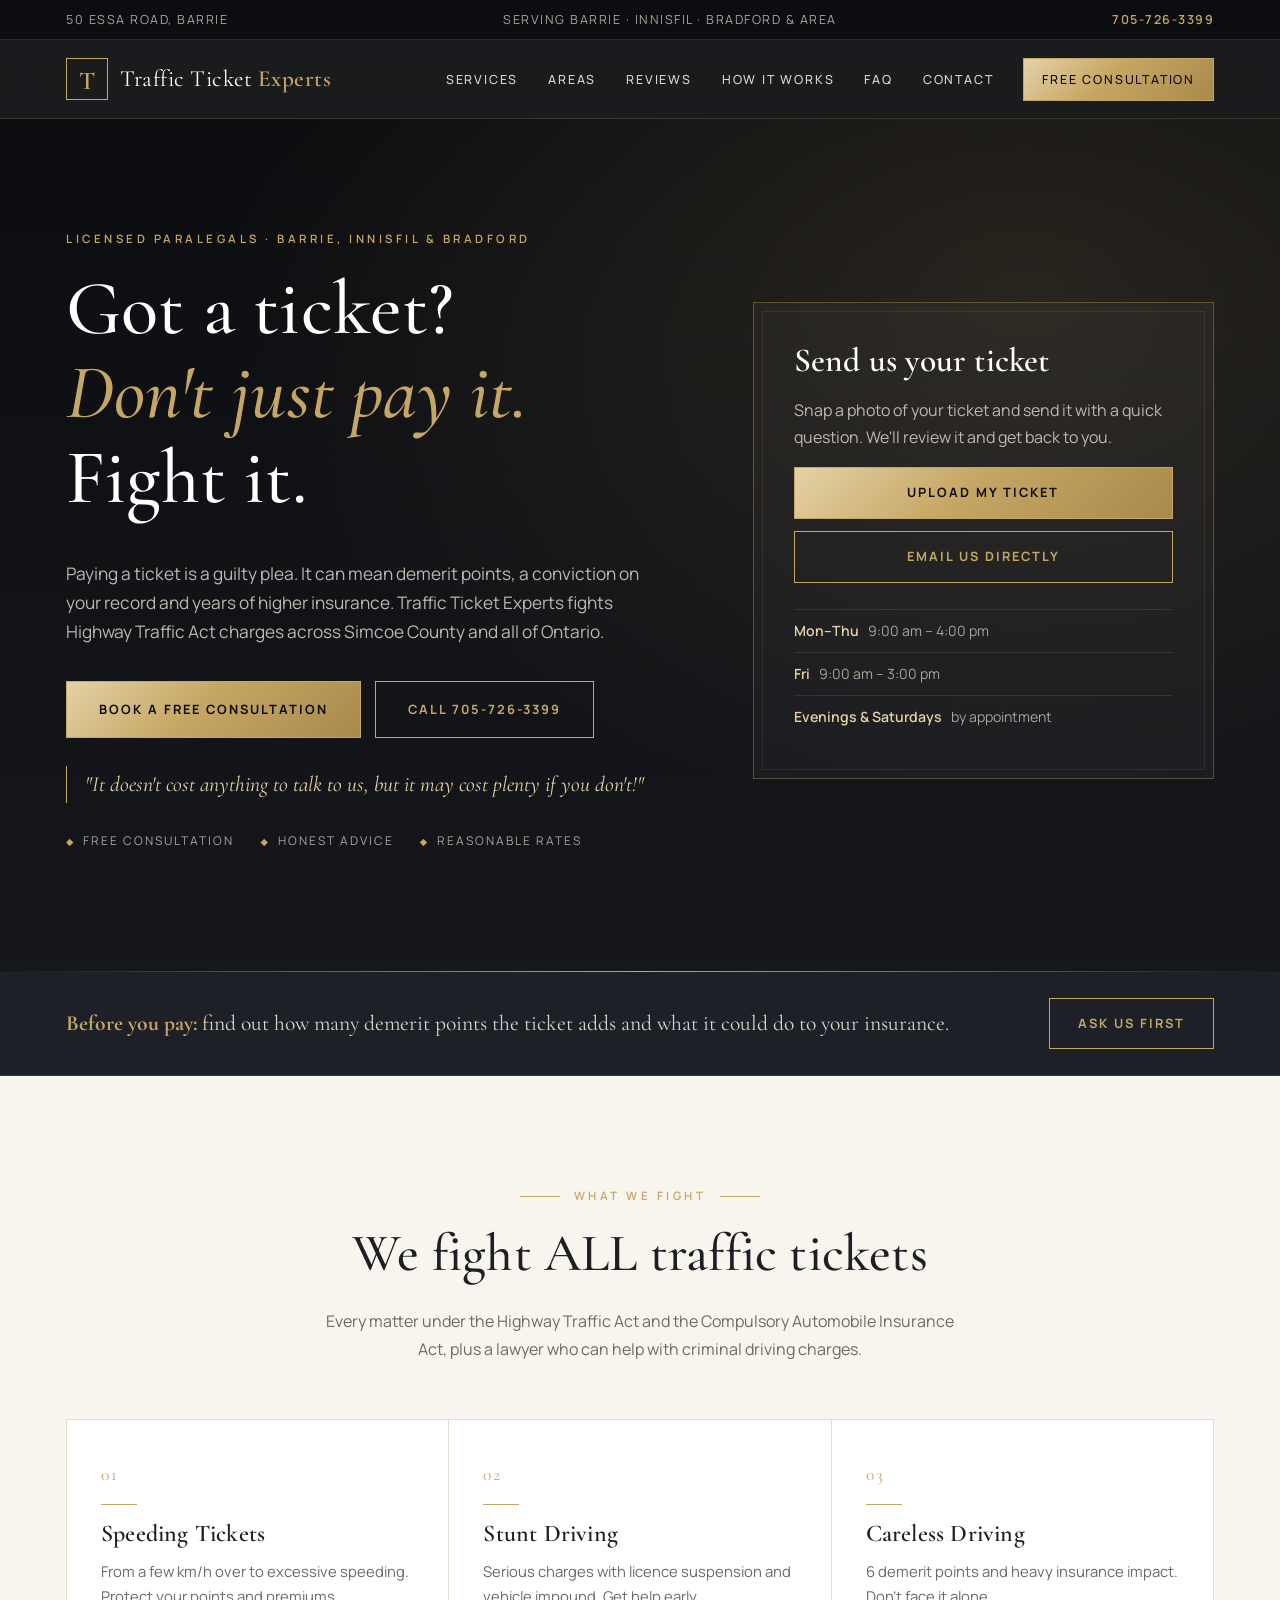
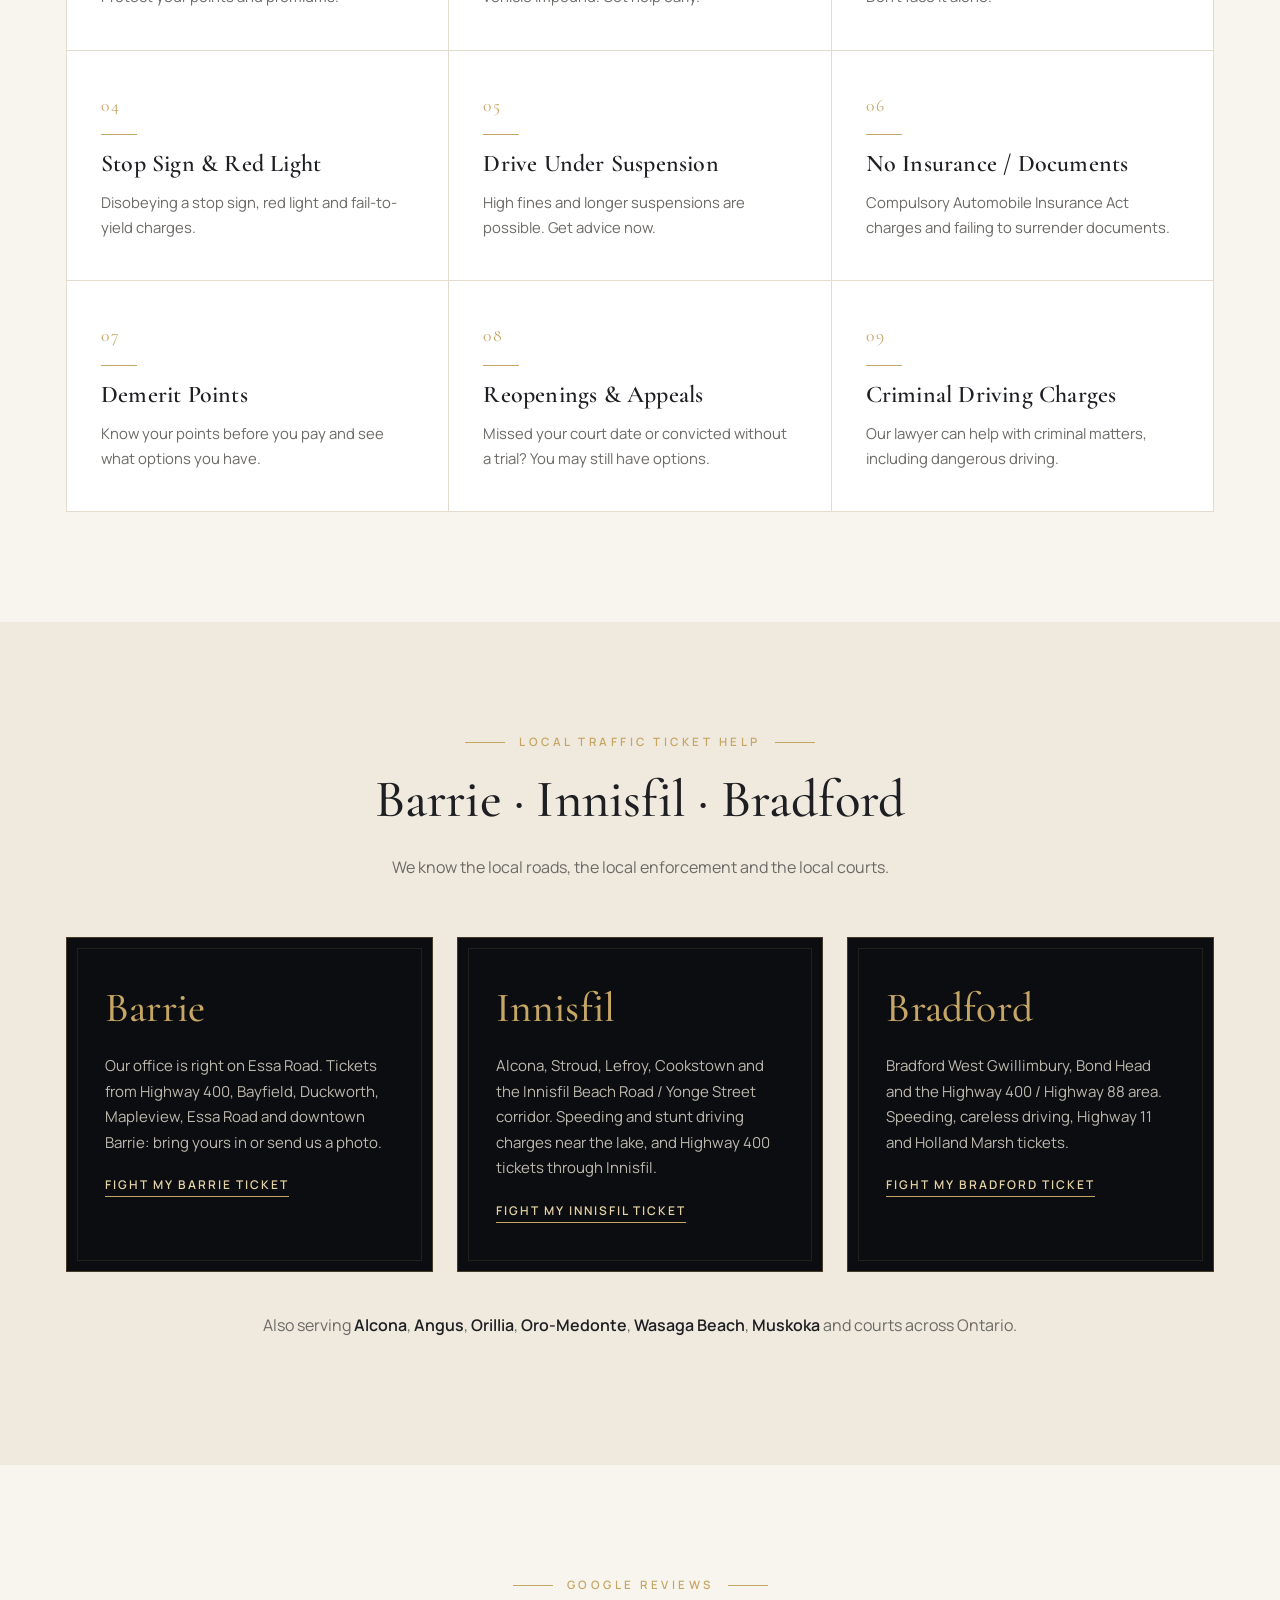
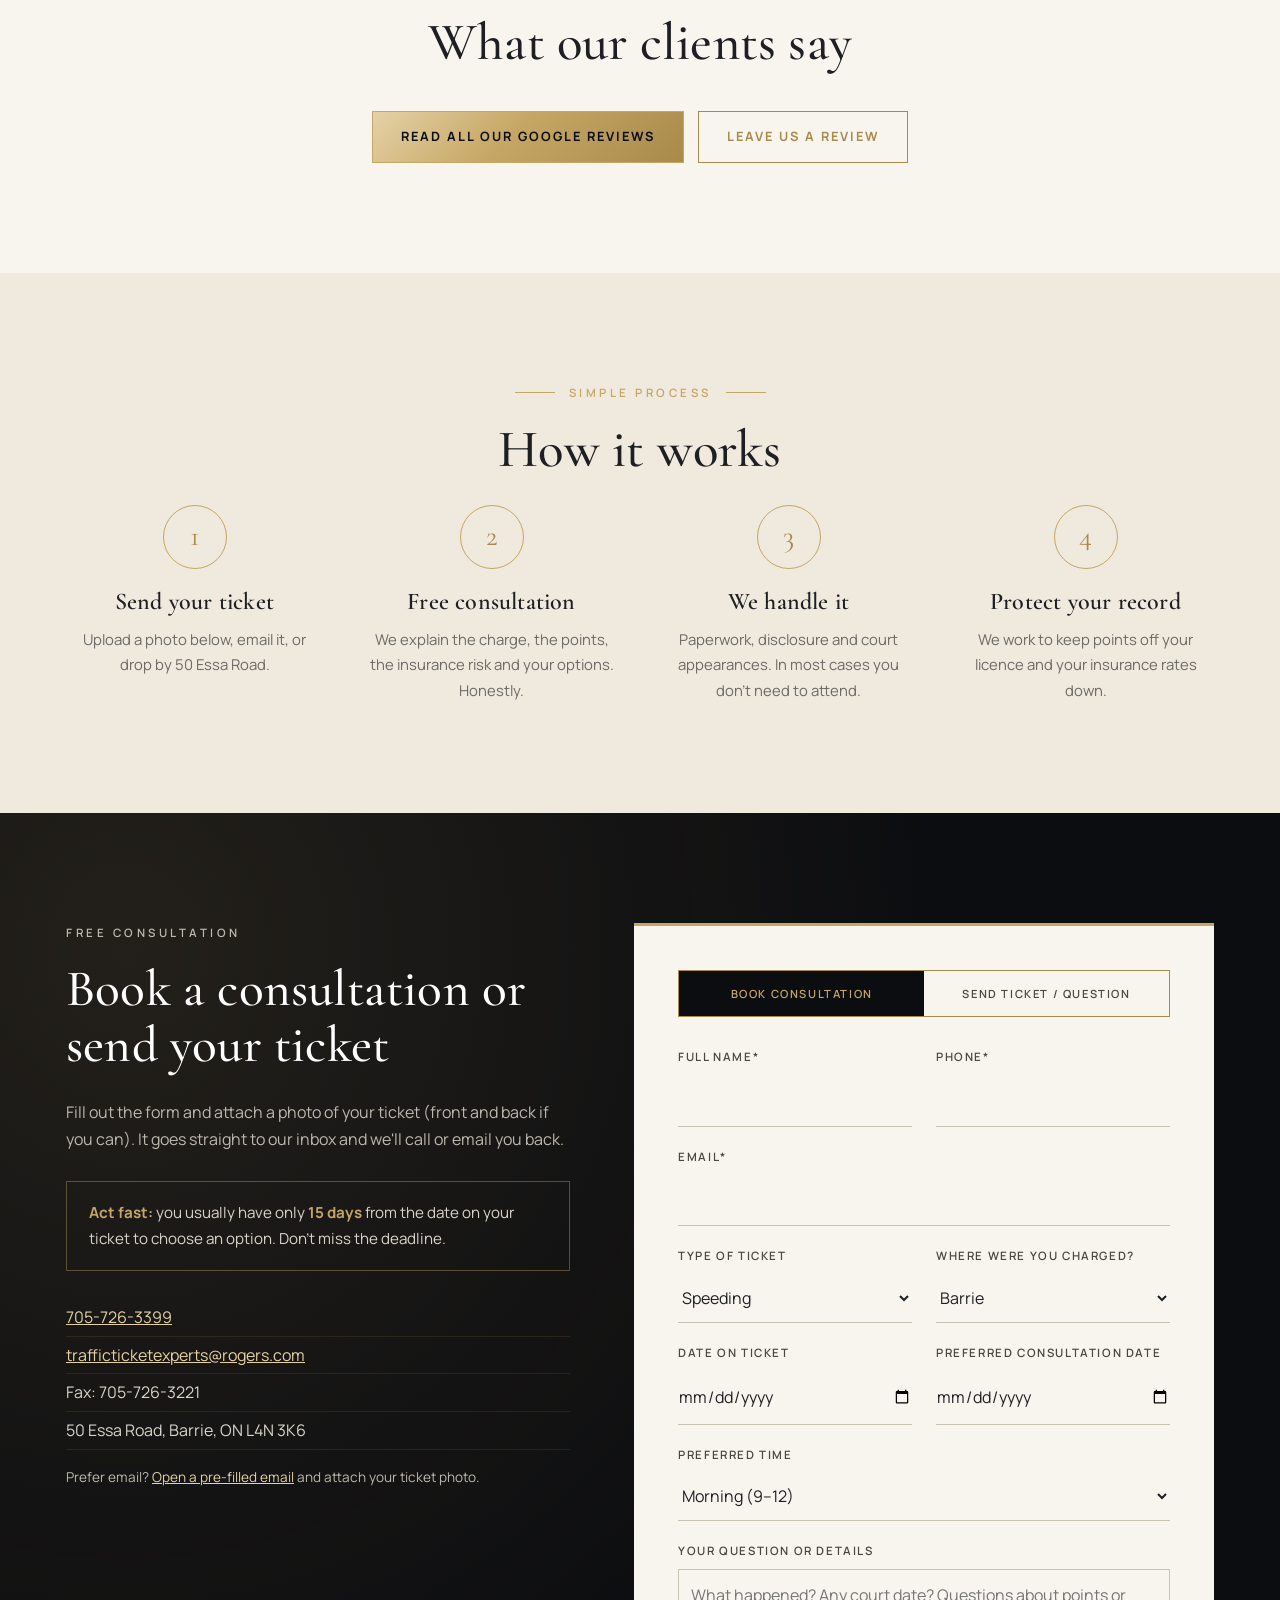
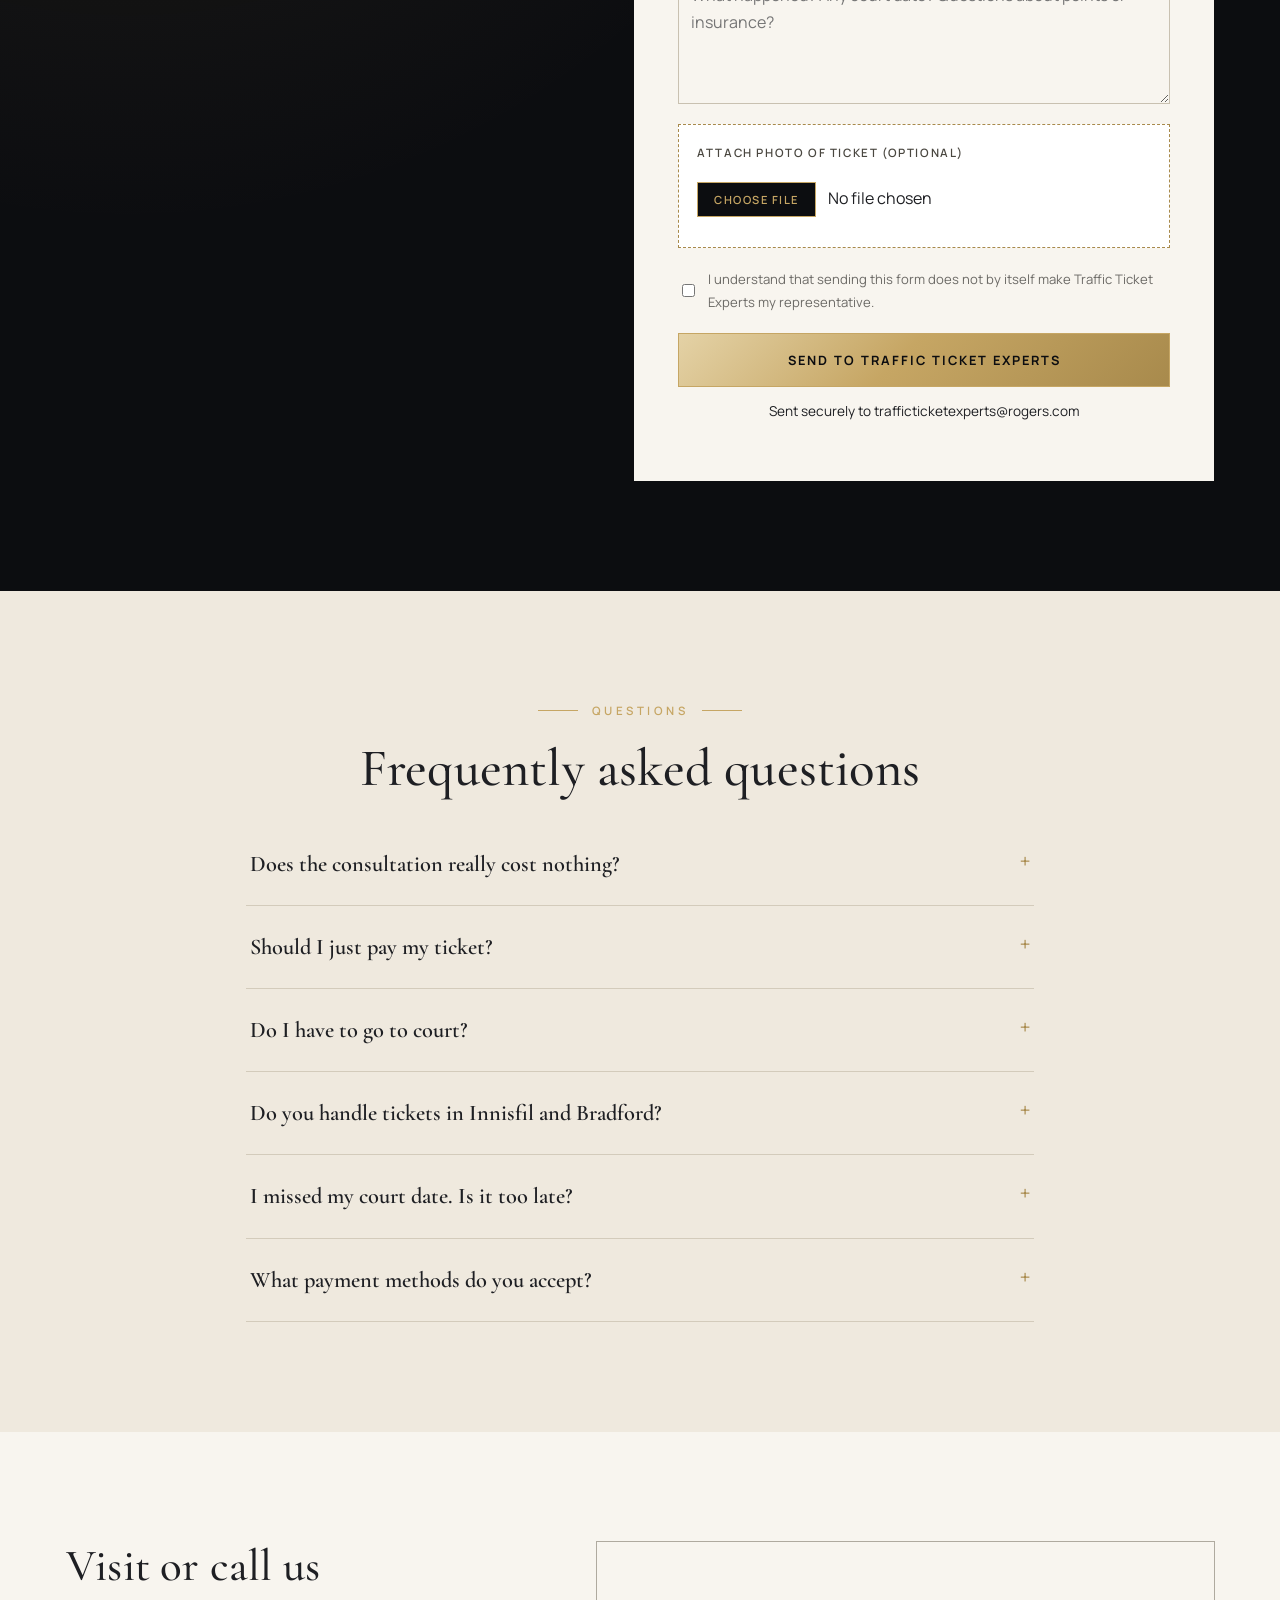
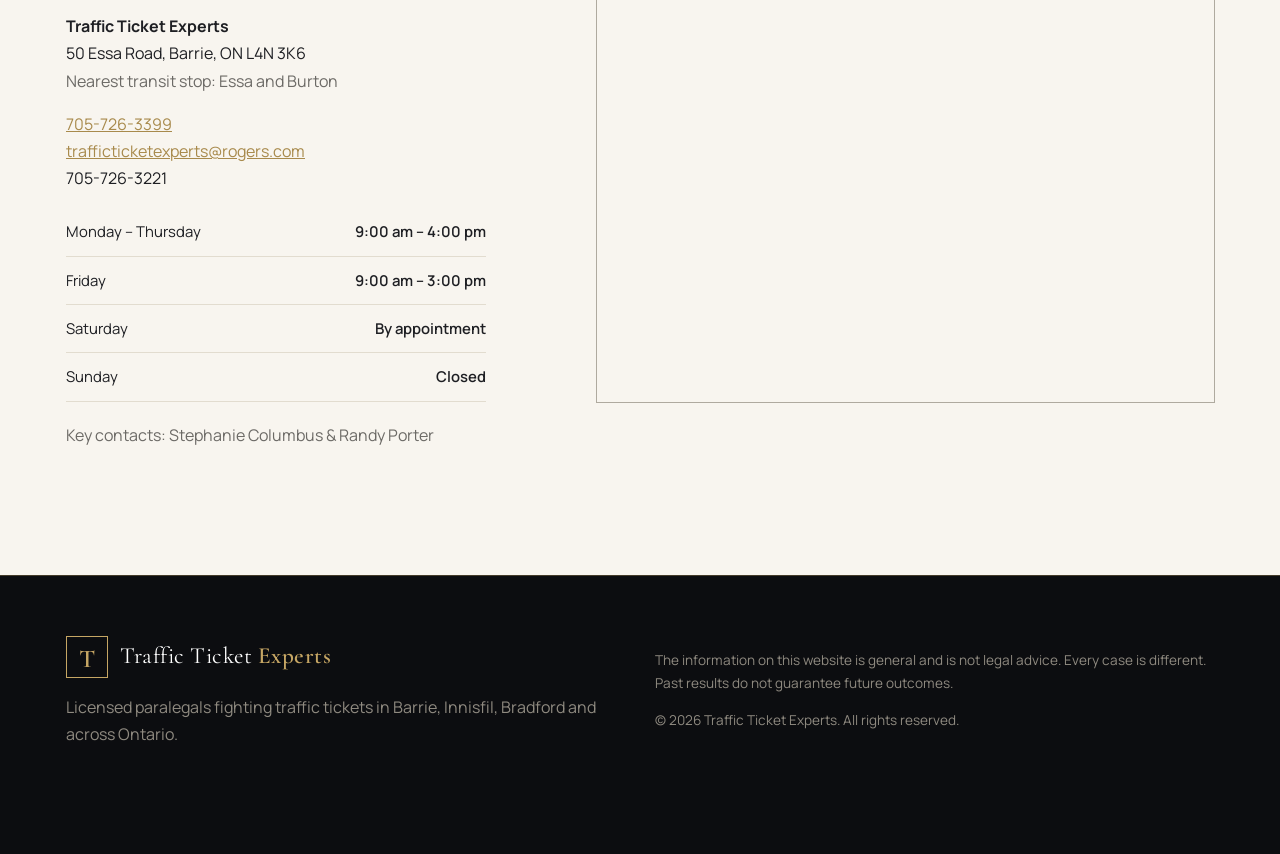
<file: index.html>
<!doctype html>
<html lang="en">
<head>
<meta charset="utf-8">
<meta name="viewport" content="width=device-width, initial-scale=1">
<title>Traffic Ticket Experts | Fight Traffic Tickets in Barrie, Innisfil &amp; Bradford</title>
<meta name="description" content="Licensed paralegals fighting traffic tickets in Barrie, Innisfil, Bradford and across Simcoe County. Speeding, stunt driving, careless driving, demerit points. Free consultation: 705-726-3399.">
<link rel="preconnect" href="https://fonts.googleapis.com">
<link rel="preconnect" href="https://fonts.gstatic.com" crossorigin>
<link href="https://fonts.googleapis.com/css2?family=Cormorant+Garamond:ital,wght@0,500;0,600;0,700;1,500&family=Manrope:wght@400;500;600;700&display=swap" rel="stylesheet">
<link rel="stylesheet" href="styles.css">
<script type="application/ld+json">
{
  "@context": "https://schema.org",
  "@type": "LegalService",
  "name": "Traffic Ticket Experts",
  "slogan": "It Doesn't Cost Anything To Talk To Us, But It May Cost Plenty If You Don't!",
  "telephone": "+1-705-726-3399",
  "faxNumber": "+1-705-726-3221",
  "email": "trafficticketexperts@rogers.com",
  "address": {
    "@type": "PostalAddress",
    "streetAddress": "50 Essa Road",
    "addressLocality": "Barrie",
    "addressRegion": "ON",
    "postalCode": "L4N 3K6",
    "addressCountry": "CA"
  },
  "geo": { "@type": "GeoCoordinates", "latitude": 44.3727116, "longitude": -79.691442 },
  "areaServed": ["Barrie", "Innisfil", "Bradford", "Bradford West Gwillimbury", "Alcona", "Angus", "Orillia", "Oro-Medonte", "Wasaga Beach", "Muskoka"],
  "openingHoursSpecification": [
    { "@type": "OpeningHoursSpecification", "dayOfWeek": ["Monday","Tuesday","Wednesday","Thursday"], "opens": "09:00", "closes": "16:00" },
    { "@type": "OpeningHoursSpecification", "dayOfWeek": "Friday", "opens": "09:00", "closes": "15:00" }
  ],
  "paymentAccepted": "Cash, Cheque, Certified Cheque, Money Order, Visa, Mastercard, American Express, Electronic Funds Transfer"
}
</script>
</head>
<body>

<!-- Top bar -->
<div class="topbar">
  <div class="wrap topbar-inner">
    <span>50 Essa Road, Barrie</span>
    <span class="hide-sm">Serving Barrie · Innisfil · Bradford &amp; area</span>
    <a href="tel:+17057263399">705-726-3399</a>
  </div>
</div>

<header class="nav">
  <div class="wrap nav-inner">
    <a class="brand" href="#top">
      <span class="brand-mark">T</span>
      <span class="brand-text">Traffic Ticket <b>Experts</b></span>
    </a>
    <button class="menu-btn" aria-label="Open menu" aria-expanded="false">☰</button>
    <nav class="links">
      <a href="#services">Services</a>
      <a href="#areas">Areas</a>
      <a href="#reviews">Reviews</a>
      <a href="#how">How It Works</a>
      <a href="#faq">FAQ</a>
      <a href="#contact">Contact</a>
      <a class="btn btn-sm" href="#book">Free Consultation</a>
    </nav>
  </div>
</header>

<main id="top">

<!-- Hero -->
<section class="hero">
  <div class="wrap hero-grid">
    <div>
      <p class="eyebrow">Licensed Paralegals · Barrie, Innisfil &amp; Bradford</p>
      <h1>Got a ticket?<br><em>Don't just pay it.</em><br>Fight it.</h1>
      <p class="lead">Paying a ticket is a guilty plea. It can mean demerit points, a conviction on your record and years of higher insurance. Traffic Ticket Experts fights Highway Traffic Act charges across Simcoe County and all of Ontario.</p>
      <div class="hero-cta">
        <a class="btn btn-lg" href="#book">Book a Free Consultation</a>
        <a class="btn btn-lg btn-ghost" href="tel:+17057263399">Call 705-726-3399</a>
      </div>
      <p class="slogan">"It doesn't cost anything to talk to us, but it may cost plenty if you don't!"</p>
      <div class="hero-badges">
        <span>Free consultation</span>
        <span>Honest advice</span>
        <span>Reasonable rates</span>
        <span id="hero-rating" hidden></span>
      </div>
    </div>
    <div class="hero-card">
      <h2>Send us your ticket</h2>
      <p>Snap a photo of your ticket and send it with a quick question. We'll review it and get back to you.</p>
      <a class="btn btn-block" href="#book">Upload My Ticket</a>
      <a class="btn btn-block btn-outline" href="mailto:trafficticketexperts@rogers.com?subject=Traffic%20ticket%20question">Email Us Directly</a>
      <ul class="mini-list">
        <li><b>Mon–Thu</b> 9:00 am – 4:00 pm</li>
        <li><b>Fri</b> 9:00 am – 3:00 pm</li>
        <li><b>Evenings &amp; Saturdays</b> by appointment</li>
      </ul>
    </div>
  </div>
</section>

<!-- Warning strip -->
<section class="strip">
  <div class="wrap strip-inner">
    <div><b>Before you pay:</b> find out how many demerit points the ticket adds and what it could do to your insurance.</div>
    <a class="btn btn-dark" href="#book">Ask Us First</a>
  </div>
</section>

<!-- Services -->
<section id="services" class="section">
  <div class="wrap">
    <p class="eyebrow center">What We Fight</p>
    <h2 class="title">We fight ALL traffic tickets</h2>
    <p class="sub">Every matter under the Highway Traffic Act and the Compulsory Automobile Insurance Act, plus a lawyer who can help with criminal driving charges.</p>
    <div class="cards">
      <article class="card"><div class="icon">01</div><h3>Speeding Tickets</h3><p>From a few km/h over to excessive speeding. Protect your points and premiums.</p></article>
      <article class="card"><div class="icon">02</div><h3>Stunt Driving</h3><p>Serious charges with licence suspension and vehicle impound. Get help early.</p></article>
      <article class="card"><div class="icon">03</div><h3>Careless Driving</h3><p>6 demerit points and heavy insurance impact. Don't face it alone.</p></article>
      <article class="card"><div class="icon">04</div><h3>Stop Sign &amp; Red Light</h3><p>Disobeying a stop sign, red light and fail-to-yield charges.</p></article>
      <article class="card"><div class="icon">05</div><h3>Drive Under Suspension</h3><p>High fines and longer suspensions are possible. Get advice now.</p></article>
      <article class="card"><div class="icon">06</div><h3>No Insurance / Documents</h3><p>Compulsory Automobile Insurance Act charges and failing to surrender documents.</p></article>
      <article class="card"><div class="icon">07</div><h3>Demerit Points</h3><p>Know your points before you pay and see what options you have.</p></article>
      <article class="card"><div class="icon">08</div><h3>Reopenings &amp; Appeals</h3><p>Missed your court date or convicted without a trial? You may still have options.</p></article>
      <article class="card"><div class="icon">09</div><h3>Criminal Driving Charges</h3><p>Our lawyer can help with criminal matters, including dangerous driving.</p></article>
    </div>
  </div>
</section>

<!-- Areas -->
<section id="areas" class="section alt">
  <div class="wrap">
    <p class="eyebrow center">Local Traffic Ticket Help</p>
    <h2 class="title">Barrie · Innisfil · Bradford</h2>
    <p class="sub">We know the local roads, the local enforcement and the local courts.</p>
    <div class="areas">
      <article class="area">
        <h3>Barrie</h3>
        <p>Our office is right on Essa Road. Tickets from Highway 400, Bayfield, Duckworth, Mapleview, Essa Road and downtown Barrie: bring yours in or send us a photo.</p>
        <a href="#book" data-area="Barrie">Fight my Barrie ticket</a>
      </article>
      <article class="area">
        <h3>Innisfil</h3>
        <p>Alcona, Stroud, Lefroy, Cookstown and the Innisfil Beach Road / Yonge Street corridor. Speeding and stunt driving charges near the lake, and Highway 400 tickets through Innisfil.</p>
        <a href="#book" data-area="Innisfil">Fight my Innisfil ticket</a>
      </article>
      <article class="area">
        <h3>Bradford</h3>
        <p>Bradford West Gwillimbury, Bond Head and the Highway 400 / Highway 88 area. Speeding, careless driving, Highway 11 and Holland Marsh tickets.</p>
        <a href="#book" data-area="Bradford">Fight my Bradford ticket</a>
      </article>
    </div>
    <p class="also">Also serving <b>Alcona</b>, <b>Angus</b>, <b>Orillia</b>, <b>Oro-Medonte</b>, <b>Wasaga Beach</b>, <b>Muskoka</b> and courts across Ontario.</p>
  </div>
</section>

<!-- Reviews -->
<section id="reviews" class="section">
  <div class="wrap">
    <p class="eyebrow center">Google Reviews</p>
    <h2 class="title">What our clients say</h2>
    <div id="review-summary" class="review-summary" hidden></div>
    <div id="review-grid" class="reviews"></div>
    <div class="review-cta">
      <a class="btn" target="_blank" rel="noopener" href="https://www.google.com/maps/search/?api=1&query=Traffic+Ticket+Experts+50+Essa+Road+Barrie+ON">Read All Our Google Reviews</a>
      <a class="btn btn-outline" target="_blank" rel="noopener" href="https://www.google.com/maps/search/?api=1&query=Traffic+Ticket+Experts+50+Essa+Road+Barrie+ON">Leave Us a Review</a>
    </div>
  </div>
</section>

<!-- How it works -->
<section id="how" class="section alt">
  <div class="wrap">
    <p class="eyebrow center">Simple Process</p>
    <h2 class="title">How it works</h2>
    <ol class="steps">
      <li><span>1</span><h3>Send your ticket</h3><p>Upload a photo below, email it, or drop by 50 Essa Road.</p></li>
      <li><span>2</span><h3>Free consultation</h3><p>We explain the charge, the points, the insurance risk and your options. Honestly.</p></li>
      <li><span>3</span><h3>We handle it</h3><p>Paperwork, disclosure and court appearances. In most cases you don't need to attend.</p></li>
      <li><span>4</span><h3>Protect your record</h3><p>We work to keep points off your licence and your insurance rates down.</p></li>
    </ol>
  </div>
</section>

<!-- Booking -->
<section id="book" class="section book">
  <div class="wrap book-grid">
    <div class="book-info">
      <p class="eyebrow">Free Consultation</p>
      <h2>Book a consultation or send your ticket</h2>
      <p>Fill out the form and attach a photo of your ticket (front and back if you can). It goes straight to our inbox and we'll call or email you back.</p>
      <div class="deadline"><b>Act fast:</b> you usually have only <b>15 days</b> from the date on your ticket to choose an option. Don't miss the deadline.</div>
      <ul class="contact-list">
        <li><a href="tel:+17057263399">705-726-3399</a></li>
        <li><a href="mailto:trafficticketexperts@rogers.com">trafficticketexperts@rogers.com</a></li>
        <li>Fax: 705-726-3221</li>
        <li>50 Essa Road, Barrie, ON L4N 3K6</li>
      </ul>
      <p class="small">Prefer email? <a id="mailto-link" href="mailto:trafficticketexperts@rogers.com?subject=Traffic%20ticket%20question">Open a pre-filled email</a> and attach your ticket photo.</p>
    </div>

    <form id="book-form" class="form" action="https://formsubmit.co/trafficticketexperts@rogers.com" method="POST" enctype="multipart/form-data">
      <input type="hidden" name="_subject" value="New website enquiry: Traffic Ticket Experts">
      <input type="hidden" name="_template" value="table">
      <input type="hidden" name="_captcha" value="true">
      <input type="hidden" name="_next" id="next-url" value="">
      <input type="text" name="_honey" class="honey" tabindex="-1" autocomplete="off">

      <div class="tabs" role="tablist">
        <label><input type="radio" name="Request type" value="Free consultation" checked> Book Consultation</label>
        <label><input type="radio" name="Request type" value="Send ticket / question"> Send Ticket / Question</label>
      </div>

      <div class="row">
        <label>Full name*<input name="Name" required autocomplete="name"></label>
        <label>Phone*<input name="Phone" type="tel" required autocomplete="tel"></label>
      </div>
      <label>Email*<input name="email" type="email" required autocomplete="email"></label>

      <div class="row">
        <label>Type of ticket
          <select name="Ticket type">
            <option>Speeding</option><option>Stunt driving</option><option>Careless driving</option>
            <option>Stop sign / red light</option><option>Fail to yield</option><option>Drive under suspension</option>
            <option>No insurance / documents</option><option>Criminal driving charge</option><option>Other / not sure</option>
          </select>
        </label>
        <label>Where were you charged?
          <select name="Location" id="area-select">
            <option>Barrie</option><option>Innisfil</option><option>Bradford</option><option>Alcona</option>
            <option>Angus</option><option>Orillia</option><option>Oro-Medonte</option><option>Wasaga Beach</option>
            <option>Muskoka</option><option>Elsewhere in Ontario</option>
          </select>
        </label>
      </div>

      <div class="row">
        <label>Date on ticket<input name="Ticket date" type="date"></label>
        <label class="consult-only">Preferred consultation date<input name="Preferred date" type="date"></label>
      </div>
      <label class="consult-only">Preferred time
        <select name="Preferred time">
          <option>Morning (9–12)</option><option>Afternoon (12–4)</option><option>After hours (by appointment)</option><option>Saturday (by appointment)</option><option>Phone call is fine</option>
        </select>
      </label>

      <label>Your question or details
        <textarea name="Message" rows="4" placeholder="What happened? Any court date? Questions about points or insurance?"></textarea>
      </label>

      <label class="file">Attach photo of ticket (optional)
        <input type="file" name="attachment" accept="image/*,.pdf">
      </label>

      <label class="check"><input type="checkbox" required> I understand that sending this form does not by itself make Traffic Ticket Experts my representative.</label>

      <button class="btn btn-lg btn-block" type="submit">Send to Traffic Ticket Experts</button>
      <p class="small center">Sent securely to trafficticketexperts@rogers.com</p>
    </form>
  </div>
</section>

<!-- FAQ -->
<section id="faq" class="section alt">
  <div class="wrap narrow">
    <p class="eyebrow center">Questions</p>
    <h2 class="title">Frequently asked questions</h2>
    <details><summary>Does the consultation really cost nothing?</summary><p>Yes. It doesn't cost anything to talk to us. We'll review your ticket and explain your options before you commit to anything.</p></details>
    <details><summary>Should I just pay my ticket?</summary><p>Paying a ticket is the same as pleading guilty. The conviction and any demerit points go on your record and your insurer can see it. Talk to us first.</p></details>
    <details><summary>Do I have to go to court?</summary><p>In many cases we can appear on your behalf. We'll let you know in your consultation if your attendance is needed.</p></details>
    <details><summary>Do you handle tickets in Innisfil and Bradford?</summary><p>Yes. We regularly help drivers from Barrie, Innisfil, Bradford and all of Simcoe County, and we can represent you anywhere in Ontario.</p></details>
    <details><summary>I missed my court date. Is it too late?</summary><p>Not necessarily. Reopenings and appeals are among our specialties. Contact us as soon as possible.</p></details>
    <details><summary>What payment methods do you accept?</summary><p>Cash, cheque, certified cheque, money order, Visa, Mastercard, American Express and electronic funds transfer.</p></details>
  </div>
</section>

<!-- Contact -->
<section id="contact" class="section">
  <div class="wrap contact-grid">
    <div>
      <h2>Visit or call us</h2>
      <p><b>Traffic Ticket Experts</b><br>50 Essa Road, Barrie, ON L4N 3K6<br><span class="muted">Nearest transit stop: Essa and Burton</span></p>
      <p><a href="tel:+17057263399">705-726-3399</a><br><a href="mailto:trafficticketexperts@rogers.com">trafficticketexperts@rogers.com</a><br>705-726-3221</p>
      <table class="hours">
        <tr><td>Monday – Thursday</td><td>9:00 am – 4:00 pm</td></tr>
        <tr><td>Friday</td><td>9:00 am – 3:00 pm</td></tr>
        <tr><td>Saturday</td><td>By appointment</td></tr>
        <tr><td>Sunday</td><td>Closed</td></tr>
      </table>
      <p class="muted">Key contacts: Stephanie Columbus &amp; Randy Porter</p>
    </div>
    <div class="map">
      <iframe title="Map to Traffic Ticket Experts" loading="lazy" referrerpolicy="no-referrer-when-downgrade"
        src="https://maps.google.com/maps?q=50%20Essa%20Road%2C%20Barrie%2C%20ON%20L4N%203K6&z=15&output=embed"></iframe>
    </div>
  </div>
</section>

</main>

<footer class="footer">
  <div class="wrap footer-inner">
    <div>
      <div class="brand"><span class="brand-mark">T</span><span class="brand-text">Traffic Ticket <b>Experts</b></span></div>
      <p class="muted">Licensed paralegals fighting traffic tickets in Barrie, Innisfil, Bradford and across Ontario.</p>
    </div>
    <div class="muted small">
      <p>The information on this website is general and is not legal advice. Every case is different. Past results do not guarantee future outcomes.</p>
      <p>© <span id="year"></span> Traffic Ticket Experts. All rights reserved.</p>
    </div>
  </div>
</footer>

<!-- Mobile sticky actions -->
<div class="sticky-actions">
  <a href="tel:+17057263399">Call</a>
  <a href="#book">Send Ticket</a>
</div>

<script src="reviews.js"></script>
<script src="main.js"></script>
</body>
</html>
</file>
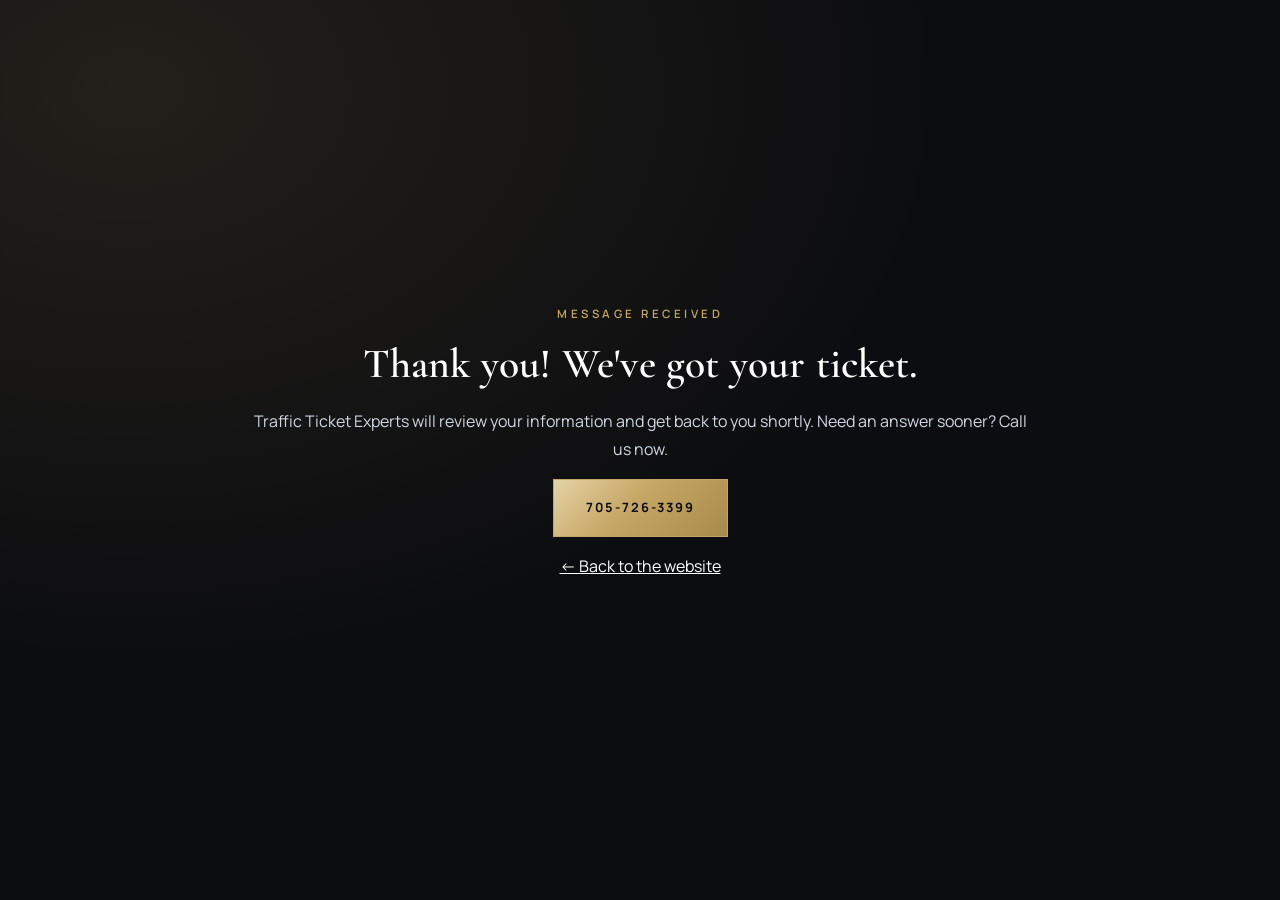
<file: thanks.html>
<!doctype html>
<html lang="en">
<head>
<meta charset="utf-8">
<meta name="viewport" content="width=device-width, initial-scale=1">
<title>Thank You | Traffic Ticket Experts</title>
<link href="https://fonts.googleapis.com/css2?family=Cormorant+Garamond:wght@600&family=Manrope:wght@400;600;700&display=swap" rel="stylesheet">
<link rel="stylesheet" href="styles.css">
</head>
<body class="book" style="min-height:100vh;display:grid;place-items:center;text-align:center">
  <div class="wrap narrow">
    <p class="eyebrow">Message received</p>
    <h1 style="font-size:2.6rem">Thank you! We've got your ticket.</h1>
    <p style="color:#cfd8e3">Traffic Ticket Experts will review your information and get back to you shortly. Need an answer sooner? Call us now.</p>
    <p><a class="btn btn-lg" href="tel:+17057263399">705-726-3399</a></p>
    <p><a href="index.html" style="color:var(--amber)">← Back to the website</a></p>
  </div>
</body>
</html>
</file>
<file: styles.css>
:root{
  --black:#0c0d10; --charcoal:#15171c; --charcoal2:#1d2027;
  --gold:#c6a664; --gold-lt:#e4d2a6; --gold-dk:#a88a4c;
  --ivory:#f8f5ef; --cream:#efe9de; --ink:#1e1f23; --muted:#6c6a66; --line:#e2dccf;
  --serif:"Cormorant Garamond",Georgia,serif; --sans:Manrope,system-ui,sans-serif;
}
*{box-sizing:border-box}
html{scroll-behavior:smooth}
body{margin:0;font-family:var(--sans);color:var(--ink);background:var(--ivory);line-height:1.7;-webkit-font-smoothing:antialiased}
a{color:var(--gold-dk)}
.wrap{max-width:1180px;margin:0 auto;padding:0 16px}
.narrow{max-width:820px}
.center{text-align:center}
.muted{color:var(--muted)}
.small{font-size:.85rem}
h1,h2,h3{font-family:var(--serif);font-weight:600;line-height:1.1;margin:0 0 .5em;letter-spacing:.2px}
h3{font-size:1.5rem}
em{font-style:italic;color:var(--gold)}

/* Top bar & nav */
.topbar{background:var(--black);color:#a9a49a;font-size:.78rem;letter-spacing:1.5px;text-transform:uppercase;border-bottom:1px solid rgba(198,166,100,.2)}
.topbar-inner{display:flex;justify-content:space-between;gap:12px;padding:9px 16px}
.topbar a{color:var(--gold);text-decoration:none;font-weight:600}
.nav{position:sticky;top:0;z-index:50;background:rgba(12,13,16,.94);backdrop-filter:blur(10px);border-bottom:1px solid rgba(198,166,100,.18)}
.nav-inner{display:flex;align-items:center;justify-content:space-between;height:78px}
.brand{display:flex;align-items:center;gap:12px;text-decoration:none;color:#fff}
.brand-mark{display:grid;place-items:center;width:42px;height:42px;border:1px solid var(--gold);color:var(--gold);font-family:var(--serif);font-size:1.6rem;font-weight:600}
.brand-text{font-family:var(--serif);font-size:1.45rem;letter-spacing:.5px}
.brand-text b{color:var(--gold);font-weight:600}
.links{display:flex;align-items:center;gap:30px}
.links a{color:#d9d4ca;text-decoration:none;font-size:.78rem;letter-spacing:1.8px;text-transform:uppercase;font-weight:500}
.links a:hover{color:var(--gold)}
.links a.btn{color:var(--black)!important}
.menu-btn{display:none;background:none;border:0;font-size:1.6rem;color:var(--gold);cursor:pointer}

/* Buttons */
.btn{display:inline-block;background:linear-gradient(135deg,var(--gold-lt),var(--gold) 45%,var(--gold-dk));color:var(--black)!important;font-weight:700;text-decoration:none;padding:14px 28px;border:1px solid var(--gold);cursor:pointer;font-size:.8rem;letter-spacing:2px;text-transform:uppercase;text-align:center;transition:all .25s;font-family:var(--sans)}
.btn:hover{filter:brightness(1.08);box-shadow:0 8px 24px rgba(198,166,100,.3)}
.btn-sm{padding:10px 18px;font-size:.72rem}
.btn-lg{padding:17px 32px}
.btn-block{display:block;width:100%;margin-top:12px}
.btn-ghost,.btn-outline{background:transparent;color:var(--gold)!important;border-color:var(--gold)}
.btn-ghost:hover,.btn-outline:hover{background:var(--gold);color:var(--black)!important}
.btn-dark{background:var(--black);color:var(--gold)!important;border-color:var(--black)}

/* Hero */
.hero{position:relative;background:radial-gradient(ellipse at 80% 20%,rgba(198,166,100,.14),transparent 55%),linear-gradient(180deg,var(--black),var(--charcoal));color:#fff;padding:110px 0 120px;overflow:hidden}
.hero:after{content:"";position:absolute;left:0;right:0;bottom:0;height:1px;background:linear-gradient(90deg,transparent,var(--gold),transparent)}
.hero-grid{display:grid;grid-template-columns:1.35fr 1fr;gap:64px;align-items:center}
.eyebrow{color:var(--gold);text-transform:uppercase;font-weight:600;letter-spacing:3.5px;font-size:.72rem;margin:0 0 18px}
.eyebrow.center{display:flex;align-items:center;justify-content:center;gap:14px}
.eyebrow.center:before,.eyebrow.center:after{content:"";width:40px;height:1px;background:var(--gold)}
.hero h1{font-size:clamp(2.8rem,6vw,4.8rem);font-weight:500}
.lead{font-size:1.08rem;color:#bdb8ae;max-width:600px;font-weight:400}
.hero-cta{display:flex;flex-wrap:wrap;gap:14px;margin:34px 0 28px}
.slogan{font-family:var(--serif);font-style:italic;font-size:1.35rem;color:var(--gold-lt);border-left:1px solid var(--gold);padding-left:18px}
.hero-badges{display:flex;flex-wrap:wrap;gap:26px;color:#a9a49a;font-size:.75rem;letter-spacing:2px;text-transform:uppercase;margin-top:28px}
.hero-badges span:before{content:"◆";color:var(--gold);margin-right:8px;font-size:.6rem}
.hero-card{background:rgba(255,255,255,.03);border:1px solid rgba(198,166,100,.35);padding:40px;position:relative}
.hero-card:before{content:"";position:absolute;inset:8px;border:1px solid rgba(198,166,100,.12);pointer-events:none}
.hero-card h2{font-size:2.1rem;color:#fff}
.hero-card p{color:#bdb8ae}
.mini-list{list-style:none;padding:0;margin:26px 0 0;font-size:.88rem;color:#a9a49a}
.mini-list li{padding:9px 0;border-top:1px solid rgba(198,166,100,.15)}
.mini-list b{color:var(--gold-lt);font-weight:600;margin-right:6px}

.strip{background:var(--charcoal2);border-bottom:1px solid rgba(198,166,100,.2)}
.strip-inner{display:flex;align-items:center;justify-content:space-between;gap:16px;padding:26px 16px;color:#d9d4ca;font-family:var(--serif);font-size:1.35rem}
.strip b{color:var(--gold)}
.strip .btn-dark{background:transparent;border-color:var(--gold)}

/* Sections */
.section{padding:110px 0}
.section.alt{background:var(--cream)}
.title{text-align:center;font-size:clamp(2.2rem,4.5vw,3.3rem);font-weight:500}
.sub{text-align:center;color:var(--muted);max-width:640px;margin:0 auto 56px}
.cards{display:grid;grid-template-columns:repeat(3,1fr);gap:1px;background:var(--line);border:1px solid var(--line)}
.card{background:#fff;padding:40px 34px;transition:background .3s}
.card:hover{background:var(--black);color:#fff}
.card:hover p{color:#bdb8ae}
.card .icon{font-family:var(--serif);font-size:1.1rem;color:var(--gold);letter-spacing:2px;margin-bottom:16px;padding-bottom:14px;border-bottom:1px solid var(--gold);width:36px}
.card p{color:var(--muted);margin:0;font-size:.93rem;transition:color .3s}

.areas{display:grid;grid-template-columns:repeat(3,1fr);gap:24px}
.area{background:var(--black);color:#fff;padding:48px 38px;position:relative;border:1px solid rgba(198,166,100,.3)}
.area:before{content:"";position:absolute;inset:10px;border:1px solid rgba(198,166,100,.12);pointer-events:none}
.area h3{font-size:2.6rem;color:var(--gold);font-weight:500}
.area p{color:#bdb8ae;font-size:.94rem}
.area a{color:var(--gold-lt);font-size:.75rem;letter-spacing:2px;text-transform:uppercase;text-decoration:none;font-weight:600;border-bottom:1px solid var(--gold);padding-bottom:3px;position:relative}
.also{text-align:center;margin-top:40px;color:var(--muted)}
.also b{color:var(--ink);font-weight:600}

/* Reviews */
.review-summary{text-align:center;font-size:1.1rem;margin-bottom:36px}
.review-summary .stars{color:var(--gold);font-size:1.6rem;letter-spacing:4px}
.reviews{display:grid;grid-template-columns:repeat(3,1fr);gap:24px}
.review{background:#fff;border:1px solid var(--line);padding:36px;display:flex;flex-direction:column}
.review .stars{color:var(--gold);letter-spacing:3px}
.review p{flex:1;margin:14px 0;font-family:var(--serif);font-style:italic;font-size:1.25rem;line-height:1.5}
.review .who{font-weight:600;font-size:.85rem;letter-spacing:1.5px;text-transform:uppercase}
.review .when{color:var(--muted);font-size:.8rem}
.review-cta{display:flex;flex-wrap:wrap;justify-content:center;gap:14px;margin-top:40px}
.review-cta .btn-outline{color:var(--gold-dk)!important;border-color:var(--gold-dk)}
.reviews:empty{display:none}

/* Steps */
.steps{list-style:none;padding:0;margin:0;display:grid;grid-template-columns:repeat(4,1fr);gap:40px}
.steps li{text-align:center}
.steps span{display:inline-grid;place-items:center;width:64px;height:64px;border:1px solid var(--gold);border-radius:50%;color:var(--gold-dk);font-family:var(--serif);font-size:1.8rem;margin-bottom:20px}
.steps p{color:var(--muted);margin:0;font-size:.93rem}

/* Booking */
.book{background:radial-gradient(ellipse at 10% 10%,rgba(198,166,100,.12),transparent 50%),var(--black);color:#fff}
.book-grid{display:grid;grid-template-columns:1fr 1.15fr;gap:64px;align-items:start}
.book-info h2{font-size:clamp(2.2rem,4.5vw,3.2rem);font-weight:500}
.book-info p{color:#bdb8ae}
.book-info a{color:var(--gold-lt)}
.deadline{border:1px solid rgba(198,166,100,.4);padding:18px 22px;margin:28px 0;color:#d9d4ca;font-size:.95rem}
.deadline b{color:var(--gold)}
.contact-list{list-style:none;padding:0;line-height:2.3;color:#d9d4ca}
.contact-list li{border-bottom:1px solid rgba(198,166,100,.12)}
.form{background:var(--ivory);color:var(--ink);padding:44px;border-top:3px solid var(--gold)}
.form label{display:block;font-weight:600;font-size:.72rem;letter-spacing:1.6px;text-transform:uppercase;margin-bottom:20px;color:#4a4740}
.form input:not([type=radio]):not([type=checkbox]),.form select,.form textarea{display:block;width:100%;margin-top:8px;padding:12px 0;border:0;border-bottom:1px solid #c9c1b1;border-radius:0;font:inherit;font-size:1rem;letter-spacing:0;text-transform:none;font-weight:400;background:transparent;color:var(--ink)}
.form input:focus,.form select:focus,.form textarea:focus{outline:none;border-bottom-color:var(--gold-dk)}
.form textarea{border:1px solid #c9c1b1!important;padding:12px!important}
.form .row{display:grid;grid-template-columns:1fr 1fr;gap:24px}
.form .file{border:1px dashed var(--gold-dk);padding:18px;background:#fff}
.form .file input{border:0!important}
.form .check{display:flex;gap:10px;font-weight:400;font-size:.82rem;color:var(--muted);text-transform:none;letter-spacing:0}
.honey{position:absolute;left:-9999px}
.tabs{display:grid;grid-template-columns:1fr 1fr;border:1px solid var(--gold-dk);margin-bottom:30px}
.tabs label{margin:0;text-align:center;padding:13px 8px;cursor:pointer;font-size:.7rem}
.tabs input{position:absolute;opacity:0}
.tabs label:has(input:checked){background:var(--black);color:var(--gold)}
.form.question-mode .consult-only{display:none}

/* FAQ */
details{border-bottom:1px solid #d3cbbb;padding:22px 4px}
summary{font-family:var(--serif);font-size:1.4rem;font-weight:600;cursor:pointer;list-style:none;display:flex;justify-content:space-between;gap:16px}
summary::-webkit-details-marker{display:none}
summary:after{content:"+";color:var(--gold-dk);font-size:1.6rem;line-height:1}
details[open] summary:after{content:"−"}
details p{color:var(--muted);margin:12px 0 0}

/* Contact */
.contact-grid{display:grid;grid-template-columns:1fr 1.3fr;gap:56px;align-items:start}
.contact-grid h2{font-size:2.8rem;font-weight:500}
.hours{border-collapse:collapse;width:100%;max-width:420px;margin:10px 0 20px}
.hours td{padding:11px 0;border-bottom:1px solid var(--line);font-size:.93rem}
.hours td:last-child{text-align:right;font-weight:600}
.map iframe{width:100%;height:440px;border:0;filter:grayscale(.85) contrast(1.05);outline:1px solid var(--gold);outline-offset:10px}

.footer{background:var(--black);color:#fff;padding:60px 0 90px;border-top:1px solid rgba(198,166,100,.3)}
.footer .muted{color:#8f8a80}
.footer-inner{display:grid;grid-template-columns:1fr 1fr;gap:30px}

.sticky-actions{display:none}

@media (max-width:900px){
  .hero-grid,.book-grid,.contact-grid,.footer-inner{grid-template-columns:1fr}
  .cards,.areas,.reviews,.steps{grid-template-columns:1fr 1fr}
  .menu-btn{display:block}
  .links{display:none;position:absolute;top:78px;left:0;right:0;background:var(--black);flex-direction:column;padding:24px;gap:20px;border-bottom:1px solid rgba(198,166,100,.3)}
  .links.open{display:flex}
}
@media (max-width:600px){
  .hide-sm{display:none}
  .cards,.areas,.reviews,.steps,.form .row{grid-template-columns:1fr}
  .form .row{gap:0}
  .strip-inner{flex-direction:column;text-align:center}
  .section{padding:72px 0}
  .hero{padding:64px 0 80px}
  .hero-card,.form{padding:28px 22px}
  .sticky-actions{display:grid;grid-template-columns:1fr 1fr;position:fixed;bottom:0;left:0;right:0;z-index:60;border-top:1px solid var(--gold)}
  .sticky-actions a{padding:16px;text-align:center;font-weight:700;font-size:.75rem;letter-spacing:2px;text-transform:uppercase;text-decoration:none;background:var(--gold);color:var(--black)}
  .sticky-actions a:first-child{background:var(--black);color:var(--gold)}
}
.form input[type=file]::file-selector-button{background:var(--black);color:var(--gold);border:1px solid var(--gold);padding:9px 16px;margin-right:12px;font:600 .7rem var(--sans);letter-spacing:1.5px;text-transform:uppercase;cursor:pointer}
.map{padding:10px}
</file>
